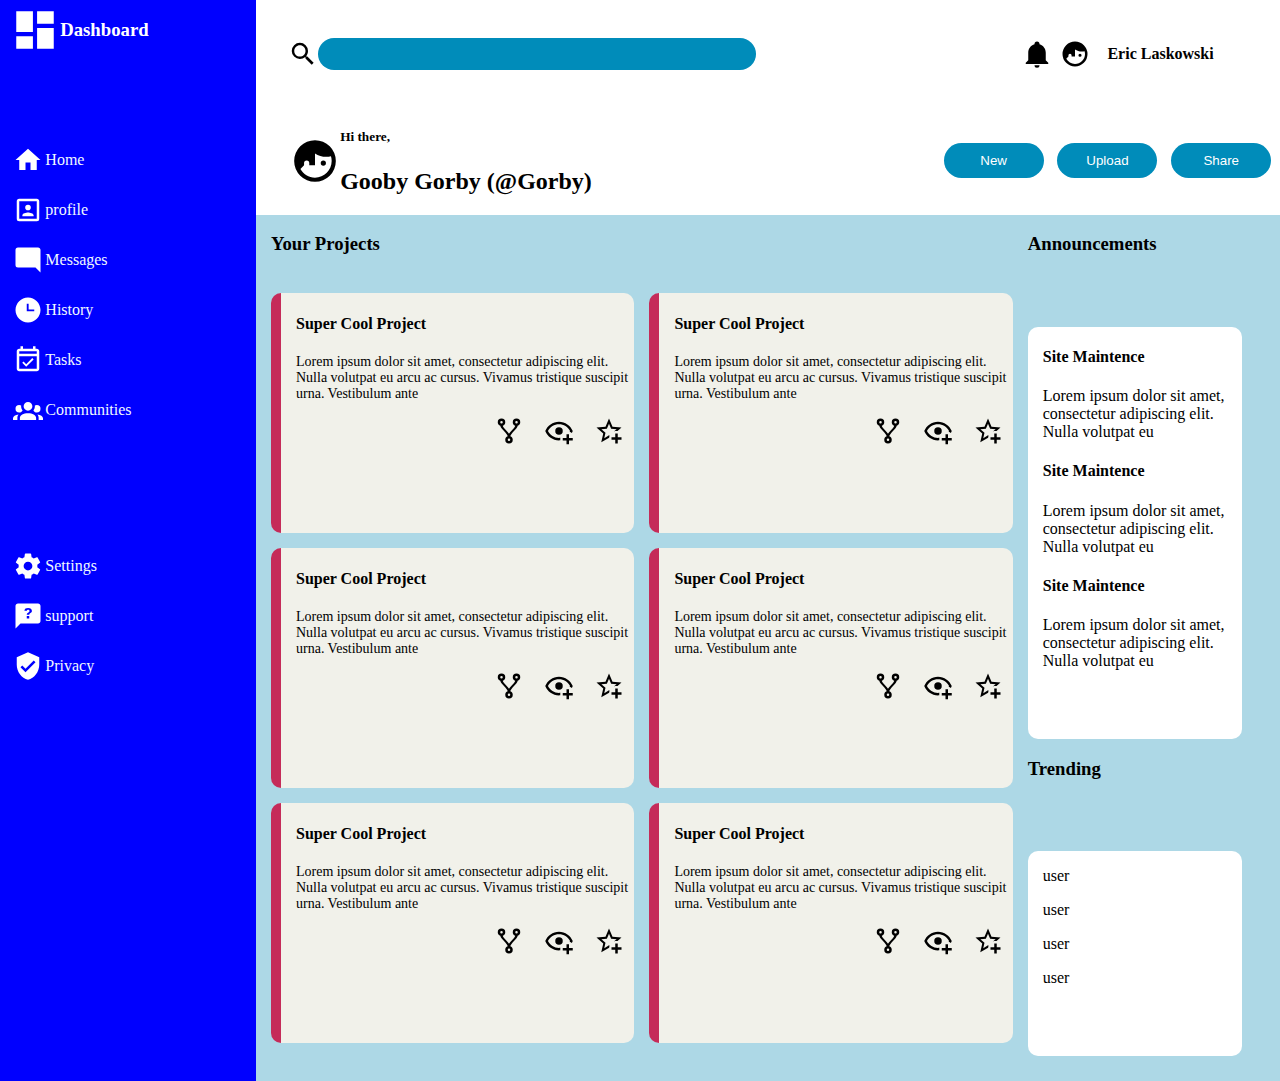
<file: index.html>
<!DOCTYPE html>
<html lang="en">
<head>
    <meta charset="UTF-8">
    <meta name="viewport" content="width=device-width, initial-scale=1.0">
    <title>Document</title>
    <link rel="stylesheet" href="style.css">
</head>
<body>
    <div class="container">
        <div class="header">
            <div class="search">
                <img class="top-icon" src="img/magnify.svg" alt="magnifying glass" width="30" height="30">
                <input type="text">
            </div>
    
            <div class="user-info">
                <img class="top-icon" src="img/bell.svg" alt="bell icon" width="30" height="30">
                <img class="top-icon" src="img/face-man-profile.svg" alt="profile pic" width="30" height="30">
                <h4>Eric Laskowski</h4>
            </div>
            
            <div class="greeting">
                <img src="img/face-man-profile.svg" alt="face" width="50" height="50">
                <div class="greet-div">
                    <h5>Hi there,</h5>
                    <h2>Gooby Gorby (@Gorby)</h2>
                </div>
            </div>
    
            <div class="blue-buttons">
                <button>New</button>
                <button>Upload</button>
                <button>Share</button>
            </div>
        </div>
    
        <div class="side-content">
            <div>
                <div class="one-line">
                    <img class="icon" src="img/view-dashboard.svg" alt="dashboard" height="50" width="50">
                    <h3> <a href="">Dashboard</a></h3>
                </div>
            </div>

            <div>      
                <div class="one-line">
                    <img class="icon" src="img/home.svg" alt="dashbpard" width="30" height="30">
                    <p>Home</p>
                </div>
                <div class="one-line">
                    <img class="icon" src="img/account-box-outline.svg" alt="user prof" width="30" height="30">
                    <p>profile</p>
                </div>
                <div class="one-line">
                    <img class="icon" src="img/message-reply.svg" alt="message" width="30" height="30">
                    <p>Messages</p>
                </div>
                <div class="one-line">
                    <img class="icon" src="img/clock-time-three.svg" alt="clock" width="30" height="30">
                    <p>History</p>
                </div>
                <div class="one-line">
                    <img class="icon" src="img/calendar-check-outline.svg" alt="tasks" width="30" height="30">
                    <p>Tasks</p>
                </div>
                <div class="one-line">
                    <img class="icon" src="img/account-group.svg" alt="group" width="30" height="30">
                    <p>Communities</p>
                </div>
            </div>

            <div>
                <div class="one-line">
                    <img class="icon" src="img/cog.svg" alt="group" width="30" height="30">
                    <p>Settings</p>
                </div>
                <div class="one-line">
                    <img class="icon" src="img/message-question.svg" alt="group" width="30" height="30">
                    <p>support</p>
                </div>
                <div class="one-line">
                    <img class="icon" src="img/shield-check.svg" alt="group" width="30" height="30">
                    <p>Privacy</p>
                </div>
            </div>
        </div>
    
        <div class="main">
            <div class="left">
                    <h3>Your Projects</h3>
                    <div class="cards">
                        <div class="card">
                            <h4>Super Cool Project</h4>
                            <p>Lorem ipsum dolor sit amet, consectetur adipiscing elit. Nulla volutpat eu arcu ac cursus. Vivamus tristique suscipit urna. Vestibulum ante </p>
                            <img src="img/star-plus-outline.svg" alt="star" width="30" height="30">
                            <img src="img/eye-plus-outline.svg" alt="star" width="30" height="30">
                            <img src="img/source-fork.svg" alt="star" width="30" height="30">
                        </div>
                        <div class="card">
                            <h4>Super Cool Project</h4>
                            <p>Lorem ipsum dolor sit amet, consectetur adipiscing elit. Nulla volutpat eu arcu ac cursus. Vivamus tristique suscipit urna. Vestibulum ante </p>
                            <img src="img/star-plus-outline.svg" alt="star" width="30" height="30">
                            <img src="img/eye-plus-outline.svg" alt="star" width="30" height="30">
                            <img src="img/source-fork.svg" alt="star" width="30" height="30">
                        </div>
                        <div class="card">
                            <h4>Super Cool Project</h4>
                            <p>Lorem ipsum dolor sit amet, consectetur adipiscing elit. Nulla volutpat eu arcu ac cursus. Vivamus tristique suscipit urna. Vestibulum ante </p>
                            <img src="img/star-plus-outline.svg" alt="star" width="30" height="30">
                            <img src="img/eye-plus-outline.svg" alt="star" width="30" height="30">
                            <img src="img/source-fork.svg" alt="star" width="30" height="30">
                        </div>
                        <div class="card">
                            <h4>Super Cool Project</h4>
                            <p>Lorem ipsum dolor sit amet, consectetur adipiscing elit. Nulla volutpat eu arcu ac cursus. Vivamus tristique suscipit urna. Vestibulum ante </p>
                            <img src="img/star-plus-outline.svg" alt="star" width="30" height="30">
                            <img src="img/eye-plus-outline.svg" alt="star" width="30" height="30">
                            <img src="img/source-fork.svg" alt="star" width="30" height="30">
                        </div>
                        <div class="card">
                            <h4>Super Cool Project</h4>
                            <p>Lorem ipsum dolor sit amet, consectetur adipiscing elit. Nulla volutpat eu arcu ac cursus. Vivamus tristique suscipit urna. Vestibulum ante </p>
                            <img src="img/star-plus-outline.svg" alt="star" width="30" height="30">
                            <img src="img/eye-plus-outline.svg" alt="star" width="30" height="30">
                            <img src="img/source-fork.svg" alt="star" width="30" height="30">
                        </div>
                        <div class="card">
                            <h4>Super Cool Project</h4>
                            <p>Lorem ipsum dolor sit amet, consectetur adipiscing elit. Nulla volutpat eu arcu ac cursus. Vivamus tristique suscipit urna. Vestibulum ante </p>
                            <img src="img/star-plus-outline.svg" alt="star" width="30" height="30">
                            <img src="img/eye-plus-outline.svg" alt="star" width="30" height="30">
                            <img src="img/source-fork.svg" alt="star" width="30" height="30">
                        </div>

                    </div>
                    </div>
                
    
            <div class="right">
                <h3>Announcements</h3>
                <div class="announcements">
                    <h4>Site Maintence</h4>
                    <p>Lorem ipsum dolor sit amet, consectetur adipiscing elit. Nulla volutpat eu</p>
                    <h4>Site Maintence</h4>
                    <p>Lorem ipsum dolor sit amet, consectetur adipiscing elit. Nulla volutpat eu</p>
                    <h4>Site Maintence</h4>
                    <p>Lorem ipsum dolor sit amet, consectetur adipiscing elit. Nulla volutpat eu</p>
                </div>
        
                <h3>Trending</h3>
                <div class="trending">
                    <p>user</p>
                    <p>user</p>
                    <p>user</p>
                    <p>user</p>
                </div>
            </div>        
        </div>
    </div>
    
</body>
</html>
</file>
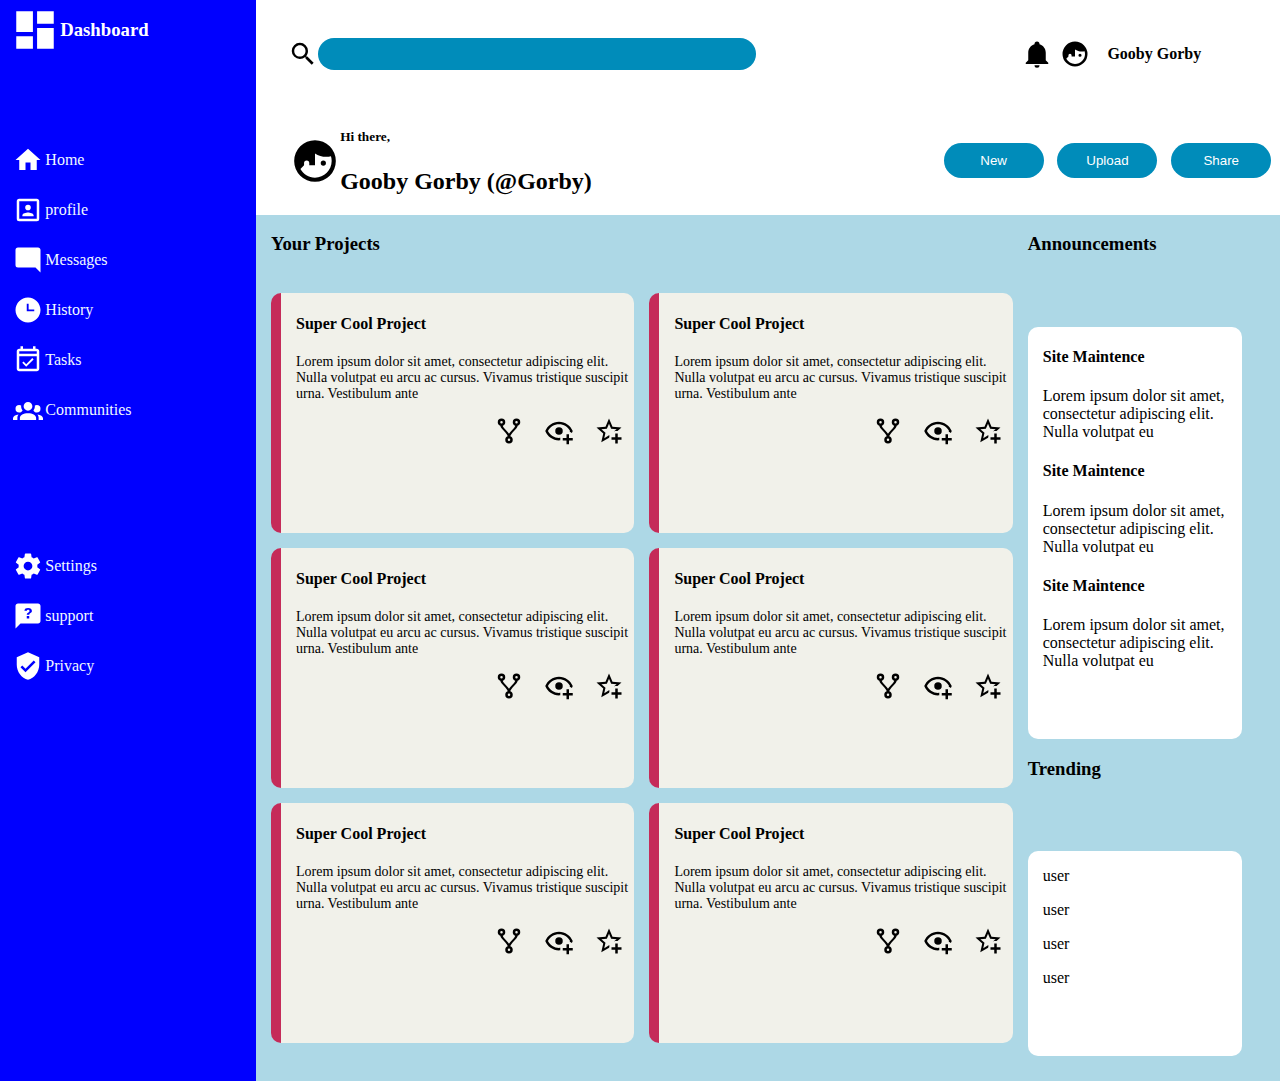
<file: admin-dashboard.html>
<!DOCTYPE html>
<html lang="en">
<head>
    <meta charset="UTF-8">
    <meta name="viewport" content="width=device-width, initial-scale=1.0">
    <title>Document</title>
    <link rel="stylesheet" href="style.css">
</head>
<body>
    <div class="container">
        <div class="header">
            <div class="search">
                <img class="top-icon" src="img/magnify.svg" alt="magnifying glass" width="30" height="30">
                <input type="text">
            </div>
    
            <div class="user-info">
                <img class="top-icon" src="img/bell.svg" alt="bell icon" width="30" height="30">
                <img class="top-icon" src="img/face-man-profile.svg" alt="profile pic" width="30" height="30">
                <h4>Gooby Gorby</h4>
            </div>
            
            <div class="greeting">
                <img src="img/face-man-profile.svg" alt="face" width="50" height="50">
                <div class="greet-div">
                    <h5>Hi there,</h5>
                    <h2>Gooby Gorby (@Gorby)</h2>
                </div>
            </div>
    
            <div class="blue-buttons">
                <button>New</button>
                <button>Upload</button>
                <button>Share</button>
            </div>
        </div>
    
        <div class="side-content">
            <div>
                <div class="one-line">
                    <img class="icon" src="img/view-dashboard.svg" alt="dashboard" height="50" width="50">
                    <h3> <a href="">Dashboard</a></h3>
                </div>
            </div>

            <div>      
                <div class="one-line">
                    <img class="icon" src="img/home.svg" alt="dashbpard" width="30" height="30">
                    <p>Home</p>
                </div>
                <div class="one-line">
                    <img class="icon" src="img/account-box-outline.svg" alt="user prof" width="30" height="30">
                    <p>profile</p>
                </div>
                <div class="one-line">
                    <img class="icon" src="img/message-reply.svg" alt="message" width="30" height="30">
                    <p>Messages</p>
                </div>
                <div class="one-line">
                    <img class="icon" src="img/clock-time-three.svg" alt="clock" width="30" height="30">
                    <p>History</p>
                </div>
                <div class="one-line">
                    <img class="icon" src="img/calendar-check-outline.svg" alt="tasks" width="30" height="30">
                    <p>Tasks</p>
                </div>
                <div class="one-line">
                    <img class="icon" src="img/account-group.svg" alt="group" width="30" height="30">
                    <p>Communities</p>
                </div>
            </div>

            <div>
                <div class="one-line">
                    <img class="icon" src="img/cog.svg" alt="group" width="30" height="30">
                    <p>Settings</p>
                </div>
                <div class="one-line">
                    <img class="icon" src="img/message-question.svg" alt="group" width="30" height="30">
                    <p>support</p>
                </div>
                <div class="one-line">
                    <img class="icon" src="img/shield-check.svg" alt="group" width="30" height="30">
                    <p>Privacy</p>
                </div>
            </div>
        </div>
    
        <div class="main">
            <div class="left">
                    <h3>Your Projects</h3>
                    <div class="cards">
                        <div class="card">
                            <h4>Super Cool Project</h4>
                            <p>Lorem ipsum dolor sit amet, consectetur adipiscing elit. Nulla volutpat eu arcu ac cursus. Vivamus tristique suscipit urna. Vestibulum ante </p>
                            <img src="img/star-plus-outline.svg" alt="star" width="30" height="30">
                            <img src="img/eye-plus-outline.svg" alt="star" width="30" height="30">
                            <img src="img/source-fork.svg" alt="star" width="30" height="30">
                        </div>
                        <div class="card">
                            <h4>Super Cool Project</h4>
                            <p>Lorem ipsum dolor sit amet, consectetur adipiscing elit. Nulla volutpat eu arcu ac cursus. Vivamus tristique suscipit urna. Vestibulum ante </p>
                            <img src="img/star-plus-outline.svg" alt="star" width="30" height="30">
                            <img src="img/eye-plus-outline.svg" alt="star" width="30" height="30">
                            <img src="img/source-fork.svg" alt="star" width="30" height="30">
                        </div>
                        <div class="card">
                            <h4>Super Cool Project</h4>
                            <p>Lorem ipsum dolor sit amet, consectetur adipiscing elit. Nulla volutpat eu arcu ac cursus. Vivamus tristique suscipit urna. Vestibulum ante </p>
                            <img src="img/star-plus-outline.svg" alt="star" width="30" height="30">
                            <img src="img/eye-plus-outline.svg" alt="star" width="30" height="30">
                            <img src="img/source-fork.svg" alt="star" width="30" height="30">
                        </div>
                        <div class="card">
                            <h4>Super Cool Project</h4>
                            <p>Lorem ipsum dolor sit amet, consectetur adipiscing elit. Nulla volutpat eu arcu ac cursus. Vivamus tristique suscipit urna. Vestibulum ante </p>
                            <img src="img/star-plus-outline.svg" alt="star" width="30" height="30">
                            <img src="img/eye-plus-outline.svg" alt="star" width="30" height="30">
                            <img src="img/source-fork.svg" alt="star" width="30" height="30">
                        </div>
                        <div class="card">
                            <h4>Super Cool Project</h4>
                            <p>Lorem ipsum dolor sit amet, consectetur adipiscing elit. Nulla volutpat eu arcu ac cursus. Vivamus tristique suscipit urna. Vestibulum ante </p>
                            <img src="img/star-plus-outline.svg" alt="star" width="30" height="30">
                            <img src="img/eye-plus-outline.svg" alt="star" width="30" height="30">
                            <img src="img/source-fork.svg" alt="star" width="30" height="30">
                        </div>
                        <div class="card">
                            <h4>Super Cool Project</h4>
                            <p>Lorem ipsum dolor sit amet, consectetur adipiscing elit. Nulla volutpat eu arcu ac cursus. Vivamus tristique suscipit urna. Vestibulum ante </p>
                            <img src="img/star-plus-outline.svg" alt="star" width="30" height="30">
                            <img src="img/eye-plus-outline.svg" alt="star" width="30" height="30">
                            <img src="img/source-fork.svg" alt="star" width="30" height="30">
                        </div>

                    </div>
                    </div>
                
    
            <div class="right">
                <h3>Announcements</h3>
                <div class="announcements">
                    <h4>Site Maintence</h4>
                    <p>Lorem ipsum dolor sit amet, consectetur adipiscing elit. Nulla volutpat eu</p>
                    <h4>Site Maintence</h4>
                    <p>Lorem ipsum dolor sit amet, consectetur adipiscing elit. Nulla volutpat eu</p>
                    <h4>Site Maintence</h4>
                    <p>Lorem ipsum dolor sit amet, consectetur adipiscing elit. Nulla volutpat eu</p>
                </div>
        
                <h3>Trending</h3>
                <div class="trending">
                    <p>user</p>
                    <p>user</p>
                    <p>user</p>
                    <p>user</p>
                </div>
            </div>        
        </div>
    </div>
    
</body>
</html>
</file>
<file: style.css>
body{
    margin: 0;
    padding: 0;
}

.container{
    display: grid;
    grid-template-columns: 1fr 4fr;
}

a:link {
    text-decoration: none;
}

a:visited{
    color: white
}

.header{
    grid-column: 2 / 3;
    display: grid;
    grid-template: 1fr 1fr / 2fr 1fr
}

.user-info {
    display: grid;
    grid-template-columns: 3fr 1fr 5fr ;
    align-content: center;
}

.user-info h4{
    padding-left: 9%
}

.greeting{
    display: grid;
    margin-left: 5%;
    grid-template-columns: 1fr 15fr;
}

.greeting img{
    align-self: center;
}

.top-icon{
    justify-self: end;
    align-self: center;
}

.icon{
    justify-self: center;
    align-self: center;
    filter: invert(100%) sepia(0%) saturate(0%) hue-rotate(93deg) brightness(103%) contrast(103%);
}

.blue-buttons{
    display: grid;

    align-content: center;
    grid-template-columns: 1fr 1fr 1fr;
}

.blue-buttons button{
    background-color: #008CBA;
    width: 100px;
    height: 35px;
    margin: 5px;
    border-radius: 30px;
    border: none;
    cursor: pointer;
    color: white;
}

.blue-buttons button:hover{
    color: rgb(2, 245, 205);
    background-color: rgb(44, 18, 196);
}

input{
    width: 70%;
    border-radius: 25px;
    align-self: center;
    height: 30px;
    border: none;
    background-color: #008CBA;
}

.search{
    display: grid;
    grid-template-columns: 1fr 10fr;
}

.side-content{
    grid-row: 1 / 3;
    background: blue;
    color: aliceblue;
    display: grid;
    grid-template-rows: 1fr 3fr 4fr;
    padding-left: 4%;
}

.one-line {
    display: grid;
    grid-template-columns: 1fr 6fr;
}

.main{
    display: grid;
    grid-template-columns: 3fr 1fr;
    background: lightblue;
    gap: 15px;

}

.left{
    grid-column: 1 / 2;
    display: grid;
    grid-template-rows: 1fr 10fr;
}
.left h3{
    margin-bottom: 0;
}

.left h3{
    padding-left: 15px;
}

.cards{
    display: grid;
    grid-template-columns: repeat(auto-fit, minmax(250px, 1fr));
    gap: 15px;
    padding-left: 15px;
    margin-bottom: 5%;
}

.main .card{
    background-color: #f1f1ea;
    color: black;
    text-align: left;
    border-left: 10px solid rgb(197, 43, 89);
    padding-left: 15px;
    height: 240px;
    border-radius: 10px;
}

.card img{
    float: right;
    padding-left: 10px;
    padding-right: 10px;
}

.card p {
    color: black;
    font-weight: normal;
    font-size: 14px;
  }

.left{
    grid-column: 1 / 2;
}

.right{
    grid-column: 2 / 3;
    display: grid;
    padding-right: 15%;
    padding-bottom: 10%;
}

.announcements{
    border-radius: 10px;
}

.announcements > *{
 margin-left: 15px;
}

.trending{
    border-radius: 10px;
}

.trending > *{
    margin-left: 15px;
}

.card, .announcements, .trending{
    background: white;
}
</file>
